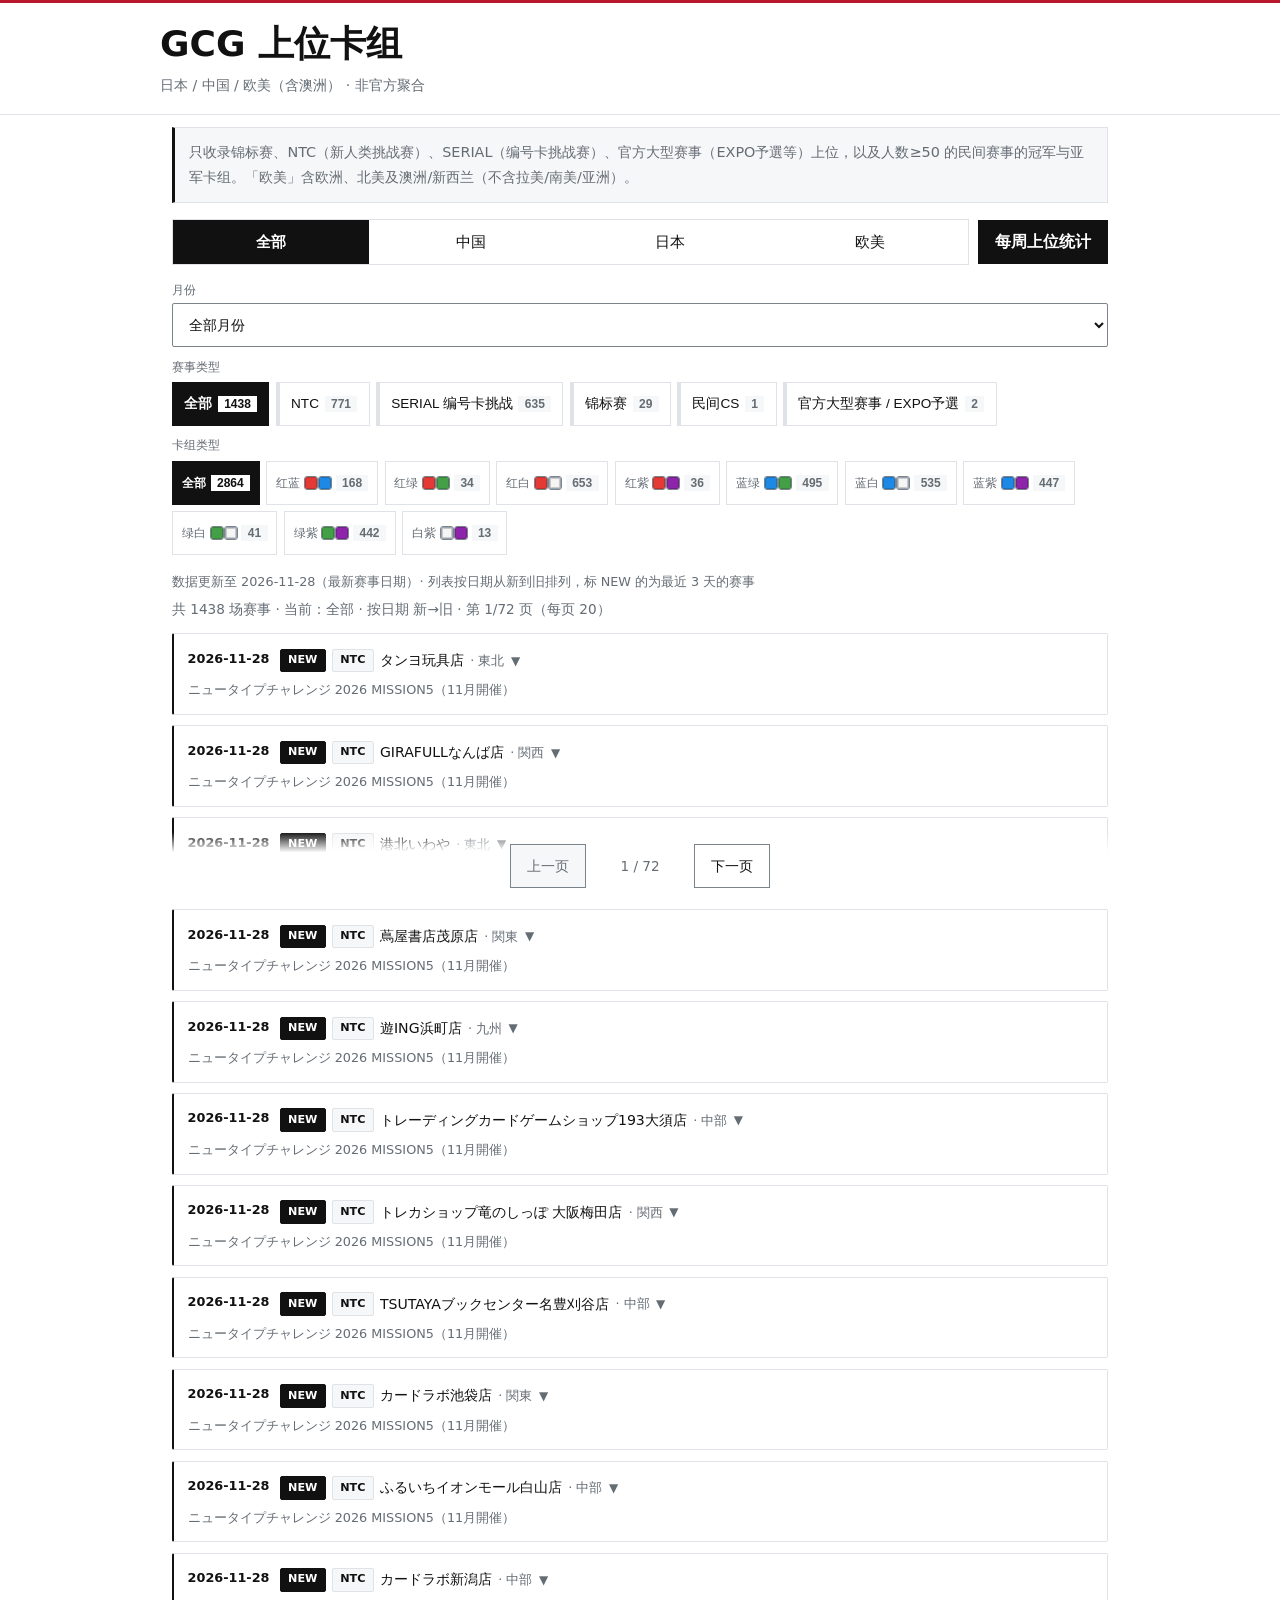
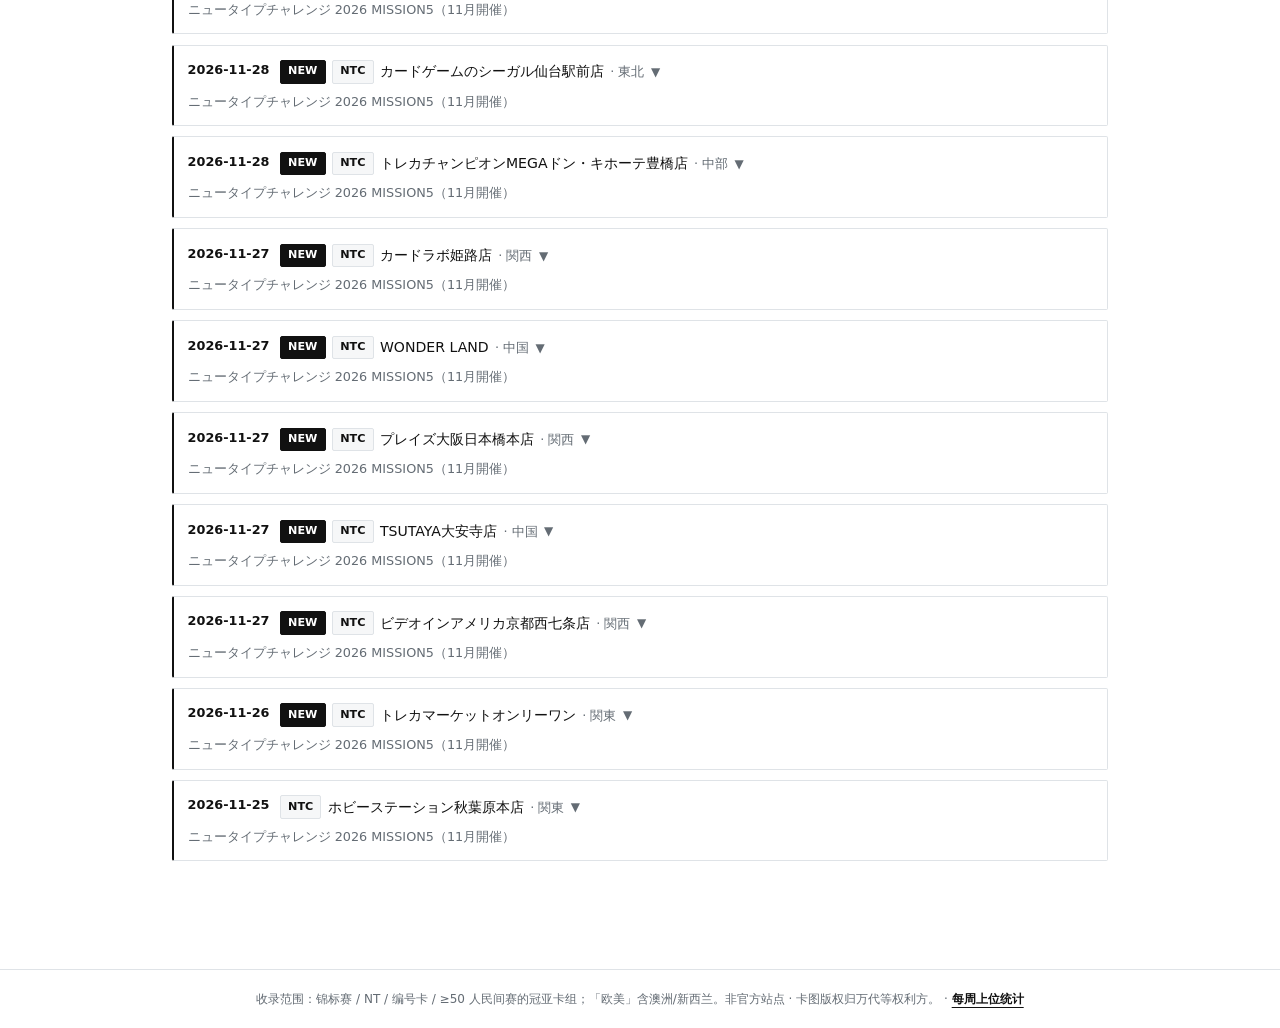
<file: index.html>
<!DOCTYPE html>
<html lang="zh-Hans">
<head>
  <meta charset="UTF-8" />
  <meta name="viewport" content="width=device-width, initial-scale=1, viewport-fit=cover" />
  <title>GCG 上位卡组</title>
  <link rel="icon" href="data:," />
  <link rel="stylesheet" href="styles.css?v=20261110b" />
  <link rel="stylesheet" href="samaritan-tokens.css?v=20261110a" />
  <link rel="stylesheet" href="gcg-samaritan-override.css?v=20261110a" />
  <link rel="stylesheet" href="samaritan-gcg.css?v=20261110a" />
</head>
<body data-theme="samaritan">
  <header class="site-header">
    <div class="header-inner">
      <h1>GCG 上位卡组</h1>
      <p class="subtitle">日本 / 中国 / 欧美（含澳洲） · 非官方聚合</p>
    </div>
  </header>

  <main class="container">
    <p class="scope-note" role="note">
      只收录锦标赛、NTC（新人类挑战赛）、SERIAL（编号卡挑战赛）、官方大型赛事（EXPO予選等）上位，以及人数≥50 的民间赛事的冠军与亚军卡组。「欧美」含欧洲、北美及澳洲/新西兰（不含拉美/南美/亚洲）。
    </p>

    <div class="browse-bar">
      <nav class="region-tabs" role="tablist" aria-label="地区">
        <button type="button" class="tab active" data-region="all" role="tab" aria-selected="true">全部</button>
        <button type="button" class="tab" data-region="中国" role="tab" aria-selected="false">中国</button>
        <button type="button" class="tab" data-region="日本" role="tab" aria-selected="false">日本</button>
        <button type="button" class="tab" data-region="欧美" role="tab" aria-selected="false">欧美</button>
      </nav>
      <a class="weekly-entry" href="weekly.html">每周上位统计</a>
    </div>

    <p id="china-note" class="china-note hidden" role="note">
      中国区公开信息较少，完整赛果与卡组请以「万代卡牌」App 内查询为准。
    </p>

    <section class="filters" aria-label="筛选">
      <label class="filter">
        <span>月份</span>
        <select id="month-filter">
          <option value="">全部月份</option>
        </select>
      </label>
      <div class="filter filter-event-type">
        <span>赛事类型</span>
        <div id="type-filter" class="type-chips" role="group" aria-label="赛事类型">
          <button type="button" class="type-chip active" data-event-type="">全部</button>
        </div>
      </div>
      <div class="filter filter-deck-type">
        <span>卡组类型</span>
        <div id="deck-type-filter" class="deck-type-chips" role="group" aria-label="卡组类型"></div>
      </div>
    </section>

    <p id="data-updated" class="data-updated" role="note"></p>
    <div id="status" class="status" aria-live="polite">加载中…</div>
    <div id="empty-state" class="empty-state hidden"></div>
    <div id="event-list" class="event-list"></div>

    <nav id="pagination" class="pagination hidden" aria-label="分页"></nav>
  </main>

  <footer class="site-footer">
    <p>收录范围：锦标赛 / NT / 编号卡 / ≥50 人民间赛的冠亚卡组；「欧美」含澳洲/新西兰。非官方站点 · 卡图版权归万代等权利方。 · <a class="weekly-link" href="weekly.html">每周上位统计</a></p>
  </footer>

  <script src="app.js?v=20261109a"></script>
</body>
</html>
</file>
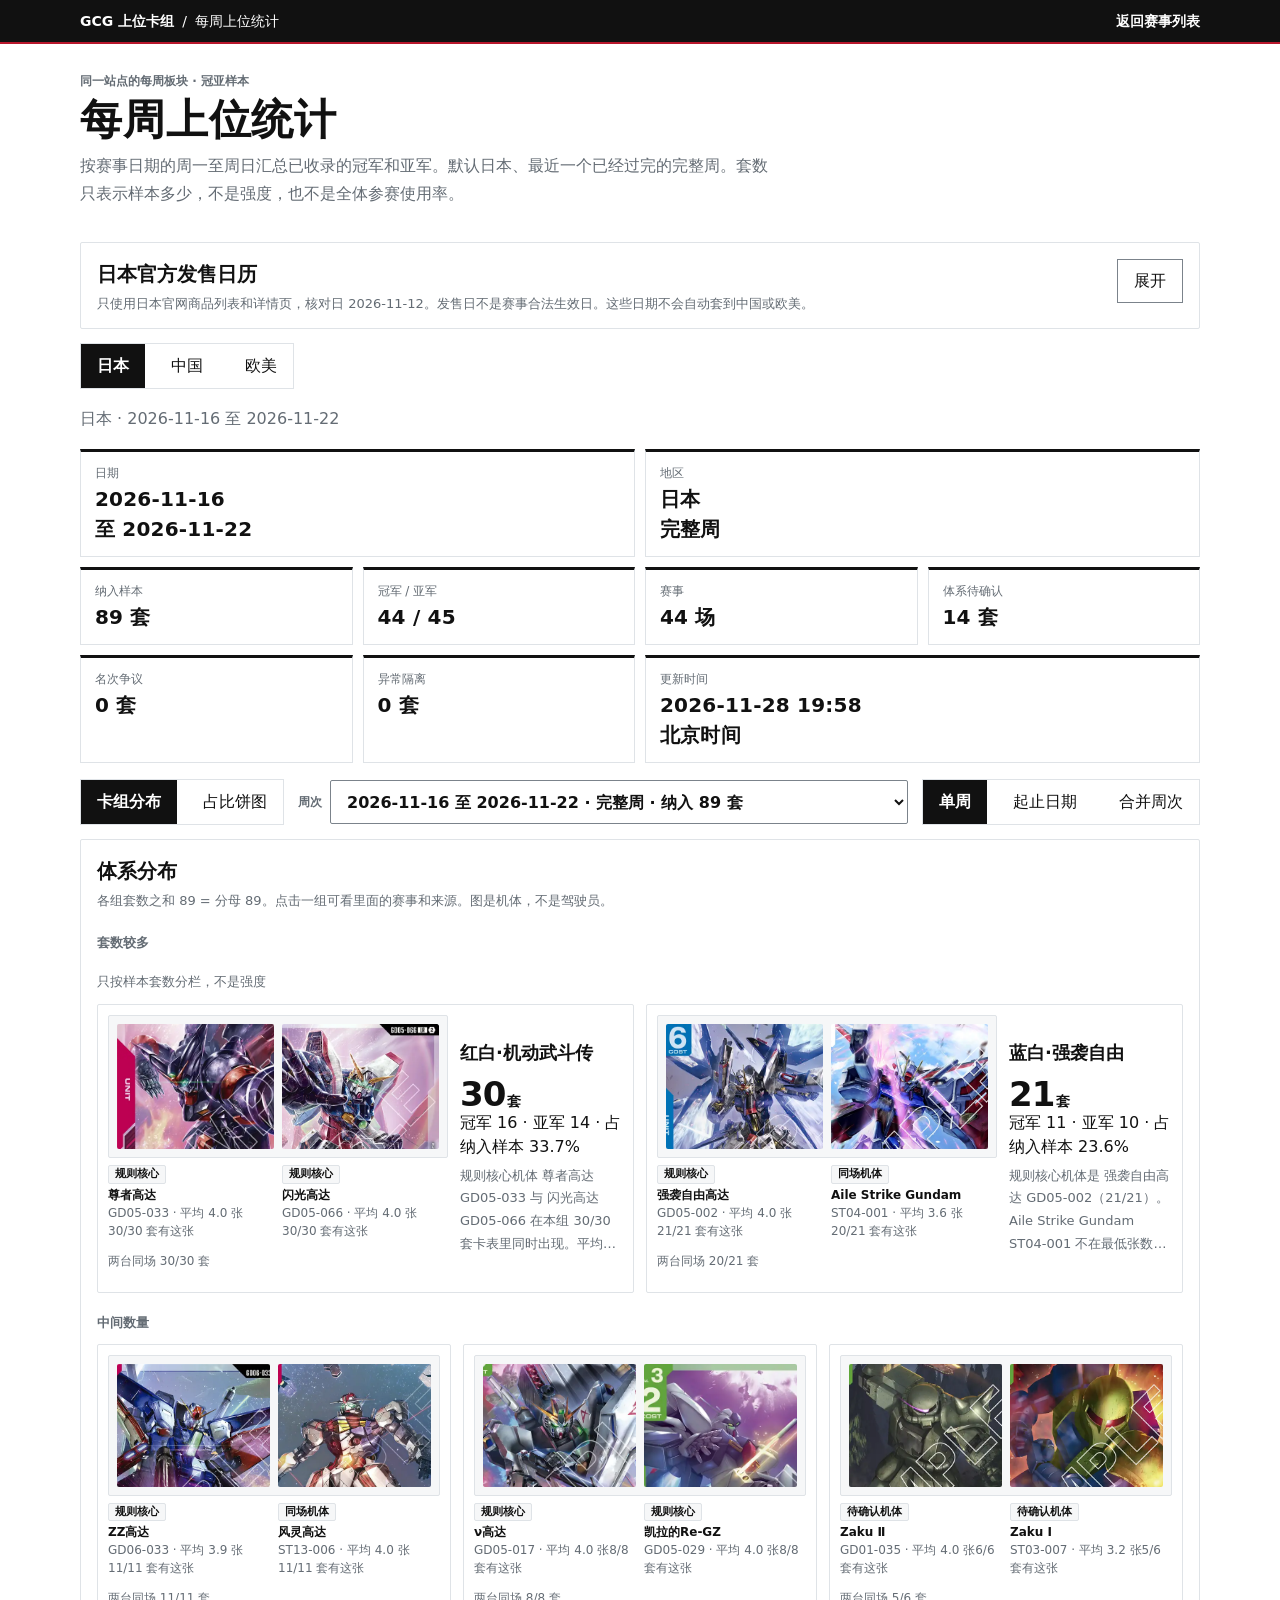
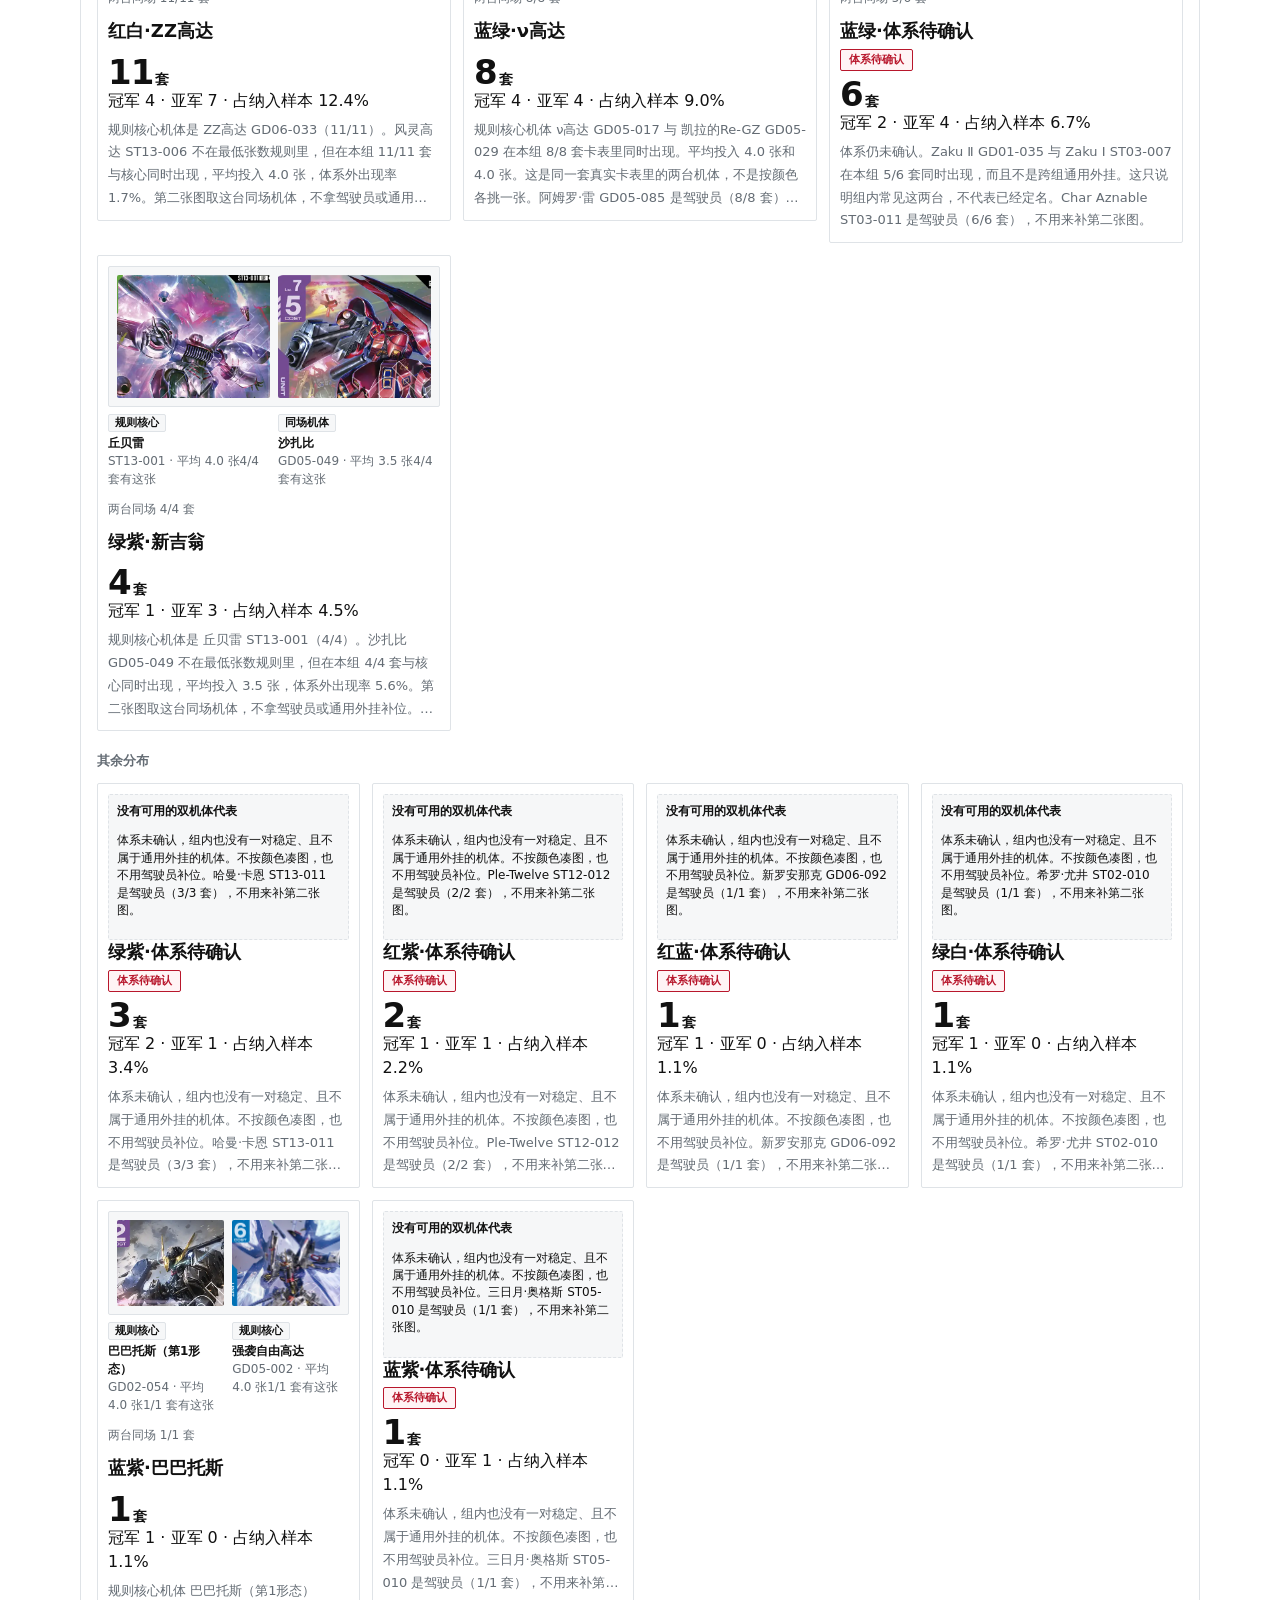
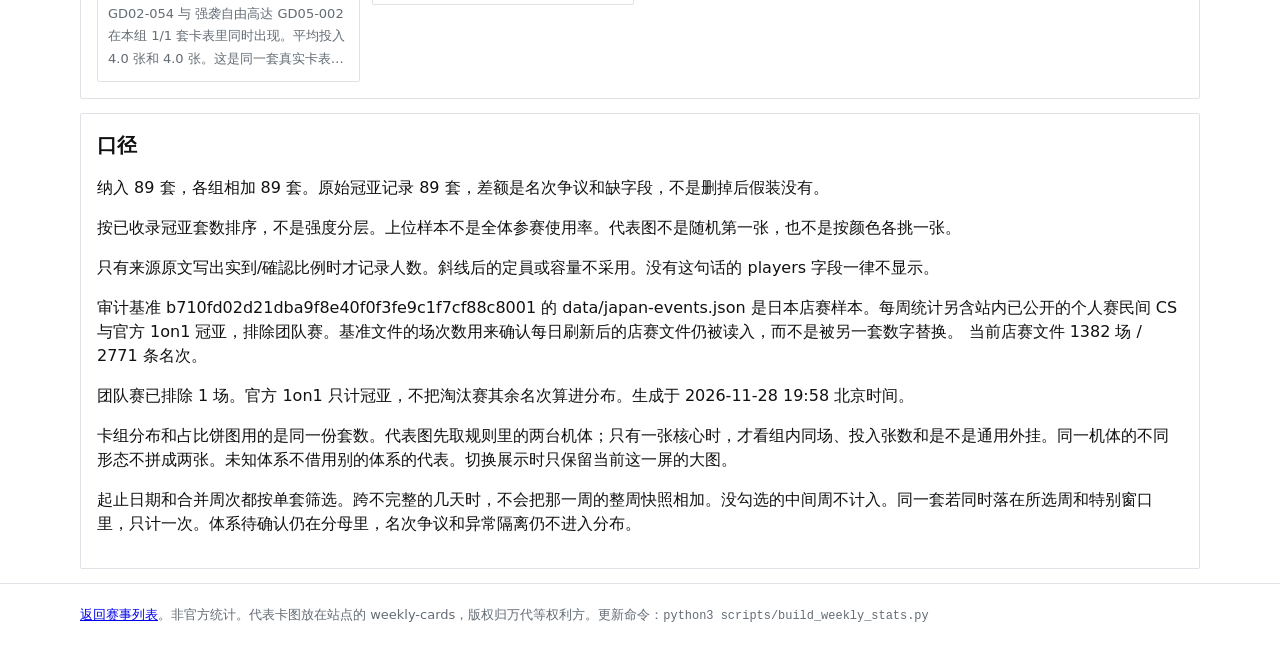
<file: weekly.html>
<!DOCTYPE html>
<html lang="zh-Hans">
<head>
  <meta charset="UTF-8" />
  <meta name="viewport" content="width=device-width, initial-scale=1, viewport-fit=cover" />
  <title>每周上位统计 · GCG</title>
  <link rel="icon" href="data:," />
  <link rel="stylesheet" href="weekly.css?v=20261113f" />
  <link rel="stylesheet" href="samaritan-tokens.css?v=20261110a" />
  <link rel="stylesheet" href="gcg-samaritan-override.css?v=20261110a" />
  <link rel="stylesheet" href="samaritan-gcg.css?v=20261110a" />
</head>
<body data-theme="samaritan">
  <a class="skip" href="#summary">跳到本周摘要</a>
  <div class="site-bridge">
    <div class="wrap bridge-inner">
      <a href="index.html">GCG 上位卡组</a>
      <span aria-hidden="true">/</span>
      <span>每周上位统计</span>
      <a class="bridge-back" href="index.html">返回赛事列表</a>
    </div>
  </div>
  <header class="hero">
    <div class="wrap hero-inner">
      <p class="kicker">同一站点的每周板块 · 冠亚样本</p>
      <div class="hero-top">
        <h1>每周上位统计</h1>
      </div>
      <p class="lede">按赛事日期的周一至周日汇总已收录的冠军和亚军。默认日本、最近一个已经过完的完整周。套数只表示样本多少，不是强度，也不是全体参赛使用率。</p>
    </div>
  </header>

  <main class="wrap" id="main">
    <section id="releases" class="panel releases" aria-label="日本官方发售日历" hidden></section>
    <div id="region-switch" class="segment" role="tablist" aria-label="地区"></div>
    <p id="status" class="status" role="status">正在读取统计…</p>
    <section id="banner" class="banner" hidden></section>
    <section id="summary" class="summary" aria-label="本周摘要" hidden></section>
    <div id="toolbar" class="toolbar" hidden>
      <div id="display-switch" class="segment display-switch" role="tablist" aria-label="展示方式">
        <button type="button" data-display="distribution" aria-selected="true">卡组分布</button>
        <button type="button" data-display="pie">占比饼图</button>
      </div>
      <label class="week-label">
        <span>周次</span>
        <select id="view-select" aria-label="选择周次"></select>
      </label>
      <div id="range-switch" class="segment" role="tablist" aria-label="统计范围">
        <button type="button" data-mode="week" aria-selected="true">单周</button>
        <button type="button" data-mode="dates" aria-selected="false">起止日期</button>
        <button type="button" data-mode="weeks" aria-selected="false">合并周次</button>
      </div>
    </div>
    <section id="range-panel" class="panel range-panel" hidden>
      <div id="date-range" class="date-range">
        <label>开始日<input id="range-start" type="date" /></label>
        <label>结束日<input id="range-end" type="date" /></label>
      </div>
      <div id="week-merge" class="week-merge"></div>
      <p id="range-error" class="range-error" hidden></p>
    </section>
    <section id="distribution" class="panel" aria-label="体系分布" hidden></section>
    <section id="chart" class="panel" aria-label="样本占比" hidden></section>
    <section id="quarantine" class="panel" aria-label="名次争议" hidden></section>
    <section id="isolated" class="panel" aria-label="异常隔离" hidden></section>
    <section id="method" class="panel method" aria-label="口径说明" hidden></section>
  </main>

  <footer class="site-foot">
    <div class="wrap">
      <p><a href="index.html">返回赛事列表</a>。非官方统计。代表卡图放在站点的 weekly-cards，版权归万代等权利方。更新命令：<code>python3 scripts/build_weekly_stats.py</code></p>
    </div>
  </footer>

  <dialog id="deck-dialog">
    <div class="dialog-head">
      <h2 id="dialog-title"></h2>
      <button type="button" id="dialog-close" class="nav-btn">关闭</button>
    </div>
    <div id="dialog-body" class="dialog-body"></div>
  </dialog>

  <script src="weekly-pie.js?v=20261113c"></script>
  <script src="weekly-range.js?v=20261113c"></script>
  <script src="weekly.js?v=20261113f"></script>
</body>
</html>
</file>
<file: styles.css>
:root {
  --bg: #0f1218;
  --bg-elevated: #181c25;
  --bg-card: #1e2430;
  --bg-card-hover: #252c3a;
  --border: #2a3344;
  --text: #e8ecf4;
  --text-muted: #9aa3b5;
  --accent: #5b9dff;
  --accent-soft: rgba(91, 157, 255, 0.15);
  --champ: #f0c14b;
  --runner: #9aa3b5;
  --badge-ntc: #3d8bfd;
  --badge-serial: #a78bfa;
  --badge-tournament: #34d399;
  --badge-cs: #f59e0b;
  --radius: 10px;
  --shadow: 0 4px 20px rgba(0, 0, 0, 0.35);
  --font: "Segoe UI", "PingFang SC", "Hiragino Sans GB", "Microsoft YaHei", sans-serif;
}

*, *::before, *::after { box-sizing: border-box; }

html { scroll-behavior: smooth; }

body {
  margin: 0;
  min-height: 100vh;
  font-family: var(--font);
  background: var(--bg);
  color: var(--text);
  line-height: 1.5;
  display: flex;
  flex-direction: column;
}

.site-header {
  background: linear-gradient(135deg, #151a24 0%, #1a2233 100%);
  border-bottom: 1px solid var(--border);
  padding: 1.25rem 1rem;
}

.header-inner {
  max-width: 960px;
  margin: 0 auto;
}

.site-header h1 {
  margin: 0;
  font-size: 1.5rem;
  font-weight: 700;
  letter-spacing: 0.02em;
}

.subtitle {
  margin: 0.25rem 0 0;
  color: var(--text-muted);
  font-size: 0.875rem;
}

.weekly-link {
  color: var(--accent);
  font-weight: 700;
  text-decoration: none;
}

.weekly-link:hover { text-decoration: underline; }

.container {
  flex: 1;
  width: 100%;
  max-width: 960px;
  margin: 0 auto;
  padding: 1rem;
}

.browse-bar {
  display: flex;
  flex-wrap: wrap;
  align-items: center;
  gap: 0.55rem;
  margin-bottom: 1rem;
}

.region-tabs {
  display: flex;
  gap: 0.35rem;
  flex-wrap: wrap;
  flex: 1 1 280px;
  min-width: 0;
  margin-bottom: 0;
  background: var(--bg-elevated);
  padding: 0.35rem;
  border-radius: var(--radius);
  border: 1px solid var(--border);
}

.weekly-entry {
  flex: 0 0 auto;
  margin-left: auto;
  display: inline-flex;
  align-items: center;
  justify-content: center;
  min-height: 44px;
  padding: 0.55rem 1rem;
  border-radius: 10px;
  border: 1px solid #8cbcff;
  background: linear-gradient(180deg, #8ebcff 0%, #3d84f0 100%);
  color: #07111f;
  font-weight: 800;
  letter-spacing: 0.02em;
  text-decoration: none;
  box-shadow: 0 8px 20px rgba(0, 0, 0, 0.28);
}

.weekly-entry:hover { filter: brightness(1.06); text-decoration: none; }

.tab {
  flex: 1;
  min-width: 4rem;
  padding: 0.55rem 0.75rem;
  border: none;
  border-radius: 8px;
  background: transparent;
  color: var(--text-muted);
  font: inherit;
  font-size: 0.9rem;
  cursor: pointer;
  transition: background 0.15s, color 0.15s;
}

.tab:hover { color: var(--text); background: rgba(255,255,255,0.04); }

.tab.active {
  background: var(--accent-soft);
  color: var(--accent);
  font-weight: 600;
}

.filters {
  display: flex;
  flex-wrap: wrap;
  gap: 0.75rem;
  margin-bottom: 1rem;
}

.filter {
  display: flex;
  flex-direction: column;
  gap: 0.25rem;
  flex: 1;
  min-width: 140px;
}

.filter span {
  font-size: 0.75rem;
  color: var(--text-muted);
  text-transform: none;
}

.filter select {
  appearance: none;
  background: var(--bg-elevated) url("data:image/svg+xml,%3Csvg xmlns='http://www.w3.org/2000/svg' width='12' height='8' viewBox='0 0 12 8'%3E%3Cpath fill='%239aa3b5' d='M1 1l5 5 5-5'/%3E%3C/svg%3E") no-repeat right 0.75rem center;
  color: var(--text);
  border: 1px solid var(--border);
  border-radius: 8px;
  padding: 0.55rem 2rem 0.55rem 0.75rem;
  font: inherit;
  font-size: 0.9rem;
  cursor: pointer;
}

.filter select:focus {
  outline: 2px solid var(--accent);
  outline-offset: 1px;
}

.status {
  font-size: 0.85rem;
  color: var(--text-muted);
  margin-bottom: 0.75rem;
}

.empty-state {
  text-align: center;
  padding: 2.5rem 1.25rem;
  background: var(--bg-elevated);
  border: 1px dashed var(--border);
  border-radius: var(--radius);
  color: var(--text-muted);
  margin-bottom: 1rem;
}

.empty-state strong {
  display: block;
  color: var(--text);
  font-size: 1.05rem;
  margin-bottom: 0.35rem;
}

.hidden { display: none !important; }

.event-list {
  display: flex;
  flex-direction: column;
  gap: 0.65rem;
}

.event-card {
  background: var(--bg-card);
  border: 1px solid var(--border);
  border-radius: var(--radius);
  overflow: hidden;
  box-shadow: var(--shadow);
}

.event-summary {
  width: 100%;
  display: grid;
  grid-template-columns: auto 1fr;
  gap: 0.35rem 0.85rem;
  align-items: start;
  padding: 0.85rem 1rem;
  background: transparent;
  border: none;
  color: inherit;
  font: inherit;
  text-align: left;
  cursor: pointer;
}

.event-summary:hover { background: var(--bg-card-hover); }

.event-date {
  font-variant-numeric: tabular-nums;
  font-weight: 600;
  font-size: 0.9rem;
  white-space: nowrap;
}

.event-meta {
  display: flex;
  flex-wrap: wrap;
  align-items: center;
  gap: 0.4rem;
}

.badge {
  display: inline-block;
  padding: 0.15rem 0.45rem;
  border-radius: 4px;
  font-size: 0.7rem;
  font-weight: 700;
  letter-spacing: 0.02em;
  color: #0f1218;
}

.badge-ntc { background: var(--badge-ntc); }
.badge-serial { background: var(--badge-serial); }
.badge-tournament { background: var(--badge-tournament); }
.badge-cs { background: var(--badge-cs); }
.badge-other { background: var(--text-muted); }

.event-venue {
  color: var(--text);
  font-size: 0.9rem;
}

.event-area {
  color: var(--text-muted);
  font-size: 0.8rem;
}

.event-players {
  color: var(--text);
  font-size: 0.82rem;
  font-weight: 600;
  white-space: nowrap;
}

.event-name-line {
  grid-column: 1 / -1;
  font-size: 0.8rem;
  color: var(--text-muted);
  margin-top: 0.15rem;
}

.chevron {
  grid-column: 2;
  justify-self: end;
  color: var(--text-muted);
  font-size: 0.75rem;
  transition: transform 0.2s;
}

.event-card.open .chevron { transform: rotate(180deg); }

.event-detail {
  display: none;
  border-top: 1px solid var(--border);
  padding: 0.85rem 1rem 1rem;
  background: rgba(0,0,0,0.2);
}

.event-card.open .event-detail { display: block; }

.placements {
  display: flex;
  flex-direction: column;
  gap: 1rem;
}

.placement {
  background: var(--bg-elevated);
  border-radius: 8px;
  padding: 0.75rem;
  border: 1px solid var(--border);
}

.placement-head {
  display: flex;
  flex-wrap: wrap;
  align-items: baseline;
  gap: 0.4rem 0.75rem;
  margin-bottom: 0.65rem;
}

.rank-label {
  font-weight: 700;
  font-size: 0.85rem;
}

.rank-1 { color: var(--champ); }
.rank-2 { color: var(--runner); }

.player-name { font-weight: 600; }
.deck-name { color: var(--text-muted); font-size: 0.85rem; }


.deck-type-badge {
  display: inline-flex;
  align-items: center;
  gap: 0.28rem;
  padding: 0.12rem 0.4rem;
  border-radius: 4px;
  font-size: 0.72rem;
  font-weight: 700;
  letter-spacing: 0.04em;
  color: #0f1218;
  background: linear-gradient(135deg, #7dd3fc 0%, #c4b5fd 100%);
  vertical-align: middle;
  white-space: nowrap;
}

.deck-type-badge-text {
  line-height: 1;
}

.color-swatches {
  display: inline-flex;
  align-items: center;
  gap: 2px;
}

.color-swatch {
  width: 0.7rem;
  height: 0.7rem;
  border-radius: 2px;
  flex-shrink: 0;
  box-shadow: inset 0 0 0 1px rgba(0, 0, 0, 0.18);
}

.filter-deck-type {
  flex: 1 1 100%;
}

.deck-type-chips {
  display: flex;
  flex-wrap: wrap;
  gap: 0.4rem;
  margin-top: 0.15rem;
}

.deck-type-chip {
  display: inline-flex;
  align-items: center;
  gap: 0.3rem;
  padding: 0.28rem 0.55rem;
  border-radius: 999px;
  border: 1px solid var(--border);
  background: var(--bg);
  color: var(--text);
  font-size: 0.8rem;
  font-weight: 600;
  cursor: pointer;
  line-height: 1.2;
}

.deck-type-chip:hover {
  border-color: var(--accent);
}

.deck-type-chip.active {
  background: color-mix(in srgb, var(--accent) 22%, var(--bg));
  border-color: var(--accent);
  color: var(--text);
}

.deck-type-chip .color-swatch {
  width: 0.75rem;
  height: 0.75rem;
}

.photo-note {
  font-size: 0.8rem;
  color: var(--accent);
  margin: 0 0 0.5rem;
}

.deck-photo-wrap {
  margin-top: 0.25rem;
}

.deck-photo-wrap img {
  max-width: 100%;
  height: auto;
  border-radius: 8px;
  border: 1px solid var(--border);
  display: block;
}

.card-grid {
  display: grid;
  grid-template-columns: repeat(auto-fill, minmax(72px, 1fr));
  gap: 0.5rem;
}

.card-cell {
  text-align: center;
  font-size: 0.65rem;
  color: var(--text-muted);
}

.card-cell img {
  width: 100%;
  aspect-ratio: 63 / 88;
  object-fit: cover;
  border-radius: 4px;
  background: #111;
  border: 1px solid var(--border);
  display: block;
}

.card-cell .card-id {
  margin-top: 0.2rem;
  word-break: break-all;
  line-height: 1.2;
}

.card-cell .card-count {
  font-weight: 700;
  color: var(--text);
}

.source-link {
  display: inline-block;
  margin-top: 0.75rem;
  font-size: 0.8rem;
  color: var(--accent);
  text-decoration: none;
}

.source-link:hover { text-decoration: underline; }

.pagination {
  display: flex;
  flex-wrap: wrap;
  justify-content: center;
  align-items: center;
  gap: 0.5rem;
  margin: 1.25rem 0 0.5rem;
}

.pagination button {
  padding: 0.45rem 0.85rem;
  border: 1px solid var(--border);
  border-radius: 8px;
  background: var(--bg-elevated);
  color: var(--text);
  font: inherit;
  font-size: 0.85rem;
  cursor: pointer;
}

.pagination button:hover:not(:disabled) {
  background: var(--bg-card-hover);
  border-color: var(--accent);
}

.pagination button:disabled {
  opacity: 0.4;
  cursor: not-allowed;
}

.page-info {
  font-size: 0.85rem;
  color: var(--text-muted);
  min-width: 6rem;
  text-align: center;
}

.site-footer {
  margin-top: auto;
  padding: 1.25rem 1rem;
  border-top: 1px solid var(--border);
  text-align: center;
}

.site-footer p {
  margin: 0;
  font-size: 0.75rem;
  color: var(--text-muted);
  max-width: 960px;
  margin-inline: auto;
}

@media (min-width: 640px) {
  .site-header h1 { font-size: 1.75rem; }
  .card-grid {
    grid-template-columns: repeat(auto-fill, minmax(84px, 1fr));
  }
}


/* —— 手机适配 —— */
html {
  -webkit-text-size-adjust: 100%;
  text-size-adjust: 100%;
}

body {
  padding-bottom: env(safe-area-inset-bottom, 0);
}

.site-header {
  padding: 1rem 0.85rem;
  padding-top: max(1rem, env(safe-area-inset-top));
}

.site-header h1 {
  font-size: 1.25rem;
}

.container {
  padding: 0.75rem;
  padding-left: max(0.75rem, env(safe-area-inset-left));
  padding-right: max(0.75rem, env(safe-area-inset-right));
}

.region-tabs {
  display: flex;
  flex-wrap: nowrap;
  overflow-x: auto;
  -webkit-overflow-scrolling: touch;
  scrollbar-width: none;
  gap: 0.25rem;
  margin-bottom: 0;
}

.region-tabs::-webkit-scrollbar { display: none; }

.tab {
  flex: 1 0 auto;
  min-width: 4.5rem;
  min-height: 44px;
  padding: 0.65rem 0.9rem;
  font-size: 0.95rem;
  touch-action: manipulation;
}

.filters {
  flex-direction: column;
  gap: 0.65rem;
}

.filter {
  min-width: 0;
  width: 100%;
}

.filter select {
  width: 100%;
  min-height: 44px;
  font-size: 16px; /* 避免 iOS 自动放大 */
  touch-action: manipulation;
}

.event-summary {
  padding: 0.9rem 0.85rem;
  gap: 0.35rem 0.65rem;
  min-height: 44px;
  touch-action: manipulation;
}

.event-date {
  font-size: 0.8rem;
}

.event-venue {
  font-size: 0.88rem;
  line-height: 1.35;
  word-break: break-word;
}

.card-grid {
  grid-template-columns: repeat(auto-fill, minmax(64px, 1fr));
  gap: 0.4rem;
}

.card-cell {
  font-size: 0.6rem;
}

.pagination {
  gap: 0.4rem;
  position: sticky;
  bottom: 0;
  background: linear-gradient(transparent, var(--bg) 30%);
  padding: 0.75rem 0 calc(0.75rem + env(safe-area-inset-bottom, 0));
}

.pagination button {
  min-height: 44px;
  min-width: 44px;
  padding: 0.55rem 1rem;
  touch-action: manipulation;
}

.placement {
  padding: 0.65rem;
}

@media (max-width: 380px) {
  .card-grid {
    grid-template-columns: repeat(auto-fill, minmax(56px, 1fr));
  }
  .tab {
    min-width: 3.75rem;
    padding: 0.6rem 0.55rem;
    font-size: 0.88rem;
  }
}

@media (min-width: 640px) {
  .filters {
    flex-direction: row;
  }
  .filter {
    width: auto;
  }
  .filter select {
    font-size: 0.9rem;
  }
  .region-tabs {
    flex-wrap: wrap;
    overflow: visible;
  }
}

@media (max-width: 640px) {
  .weekly-entry {
    flex: 1 1 100%;
    margin-left: 0;
  }
}

.scope-note {
  margin: 0 0 1rem;
  padding: 0.75rem 0.9rem;
  border-radius: 10px;
  border: 1px solid var(--border, #2a3344);
  background: rgba(91, 157, 255, 0.1);
  color: var(--text, #e8ecf4);
  font-size: 0.9rem;
  line-height: 1.45;
}


.china-note {
  margin: 0 0 1rem;
  padding: 0.75rem 0.9rem;
  border-radius: 10px;
  border: 1px solid rgba(240, 193, 75, 0.35);
  background: rgba(240, 193, 75, 0.12);
  color: var(--text, #e8ecf4);
  font-size: 0.9rem;
  line-height: 1.45;
}


@media (max-width: 640px) {
  .deck-type-chip {
    font-size: 0.75rem;
    padding: 0.26rem 0.5rem;
  }
  .color-swatch {
    width: 0.65rem;
    height: 0.65rem;
  }
}


/* ---- 2026-09-28: 赛事类型按钮 / NEW / 官方大型赛事 ---- */
:root { --badge-official: #f472b6; }
.badge-official { background: var(--badge-official); }
.badge-new { background: #ef4444; color: #fff; }
.filter-event-type { flex: 1 1 100%; }
.type-chips { display: flex; flex-wrap: wrap; gap: 0.4rem; margin-top: 0.15rem; }
.type-chip {
  display: inline-flex; align-items: center; gap: 0.35rem;
  padding: 0.32rem 0.7rem; border-radius: 999px;
  border: 1px solid var(--border); background: var(--bg); color: var(--text);
  font-size: 0.85rem; font-weight: 700; cursor: pointer; line-height: 1.2;
}
.type-chip:hover { border-color: var(--accent); }
.type-chip.active { background: color-mix(in srgb, var(--accent) 25%, var(--bg)); border-color: var(--accent); }
.type-chip-ntc { border-left: 4px solid var(--badge-ntc); }
.type-chip-serial { border-left: 4px solid var(--badge-serial); }
.type-chip-tournament { border-left: 4px solid var(--badge-tournament); }
.type-chip-cs { border-left: 4px solid var(--badge-cs); }
.type-chip-official { border-left: 4px solid var(--badge-official); }
.type-chip-count {
  font-size: 0.72rem; font-weight: 600; color: var(--text-muted);
  background: rgba(255,255,255,0.06); border-radius: 999px; padding: 0.05rem 0.4rem;
}
.data-updated { font-size: 0.8rem; color: var(--text-muted); margin: 0.25rem 0 0.25rem; }
.team-name { font-weight: 700; color: var(--badge-official); font-size: 0.85rem; }
.event-note { font-size: 0.8rem; color: var(--text-muted); margin: 0 0 0.75rem; }
.pending-note { color: var(--badge-cs); }
.event-image { margin: 0 0 0.9rem; }
.event-image img { max-width: 100%; border-radius: 8px; border: 1px solid var(--border); display: block; }
.event-image figcaption { font-size: 0.78rem; color: var(--text-muted); margin-top: 0.3rem; }
</file>
<file: samaritan-tokens.css>
/* Portable tokens. Opt in per page: <body data-theme="samaritan"> */
body[data-theme="samaritan"] {
  --sm-bg:#fff; --sm-ink:#111; --sm-muted:#646c74;
  --sm-line:#dfe3e7; --sm-control-line:#7b838b; --sm-wash:#f6f7f8;
  --sm-red:#b8172c; --sm-signal:#d0021b; --sm-red-wash:#fff4f5;
  --sm-sans:'Microsoft YaHei','PingFang SC','Hiragino Sans GB',system-ui,sans-serif;
  --sm-mono:'IBM Plex Mono','JetBrains Mono',Consolas,'Courier New',monospace;
  --sm-space-1:4px; --sm-space-2:8px; --sm-space-3:12px;
  --sm-space-4:16px; --sm-space-5:20px; --sm-space-6:24px;
  --sm-radius:2px; --sm-focus:3px solid var(--sm-red);
}
</file>
<file: gcg-samaritan-override.css>
/* Load AFTER original styles and samaritan-tokens.css.
   Opt in with body[data-theme="samaritan"].
   UI only: no card image recoloring, no COLOR_HEX or dataset edits. */
body[data-theme="samaritan"] {
  --bg:var(--sm-bg); --bg-elevated:var(--sm-wash);
  --bg-card:var(--sm-bg); --bg-card-hover:var(--sm-wash);
  --border:var(--sm-line); --text:var(--sm-ink); --text-muted:var(--sm-muted);
  --accent:var(--sm-red); --accent-soft:var(--sm-red-wash);
  --champ:var(--sm-ink); --runner:var(--sm-muted);
  --badge-ntc:var(--sm-wash); --badge-serial:var(--sm-wash);
  --badge-tournament:var(--sm-wash); --badge-cs:var(--sm-red);
  --badge-official:var(--sm-ink);
  --ink:var(--sm-ink); --muted:var(--sm-muted); --line:var(--sm-line);
  --paper:var(--sm-bg); --deep:var(--sm-ink); --deep-2:var(--sm-ink);
  --gold:var(--sm-ink); --silver:var(--sm-muted); --warn:var(--sm-red);
  --radius:var(--sm-radius); --shadow:none; --font:var(--sm-sans);
  background:var(--sm-bg); color:var(--sm-ink); font-family:var(--sm-sans);
}
body[data-theme="samaritan"]::before { background:none; mask-image:none; }
body[data-theme="samaritan"] :is(.site-header,.hero) {
  background:var(--sm-bg); color:var(--sm-ink);
}
body[data-theme="samaritan"] .site-header { border-top:3px solid var(--sm-red); border-bottom:1px solid var(--sm-line); }
body[data-theme="samaritan"] .site-header h1 { font-size:clamp(28px,3vw,36px); line-height:1.4; letter-spacing:normal; }
body[data-theme="samaritan"] :is(.subtitle,.lede,.scope-note,.china-note,.event-note,.data-updated,.hint,.reason,.status) { line-height:1.75; }
body[data-theme="samaritan"] :is(.scope-note,.china-note,.banner) {
  background:var(--sm-wash); color:var(--sm-muted); border:1px solid var(--sm-line);
  border-left:3px solid var(--sm-ink); border-radius:0; box-shadow:none;
}
body[data-theme="samaritan"] .banner { color:var(--sm-ink); border-left-color:var(--sm-red); }
body[data-theme="samaritan"] :is(.region-tabs,.segment) {
  background:var(--sm-bg); border:1px solid var(--sm-line); border-radius:0; padding:0;
}
body[data-theme="samaritan"] :is(.tab,.segment button,.type-chip,.deck-type-chip) {
  border-radius:0; background:var(--sm-bg); color:var(--sm-ink); min-height:44px;
  border-color:var(--sm-line); box-shadow:none; font-weight:500;
}
body[data-theme="samaritan"] :is(.tab:hover,.segment button:hover,.type-chip:hover,.deck-type-chip:hover) { background:var(--sm-wash); color:var(--sm-ink); }
body[data-theme="samaritan"] :is(.tab.active,.type-chip.active,.deck-type-chip.active,.segment button[aria-selected="true"]) {
  background:var(--sm-ink); color:#fff; border-color:var(--sm-ink); font-weight:700;
}
body[data-theme="samaritan"] .type-chip-count { background:var(--sm-wash); color:var(--sm-muted); border-radius:0; }
body[data-theme="samaritan"] :is(.type-chip.active,.deck-type-chip.active) .type-chip-count { background:#fff; color:var(--sm-ink); }
body[data-theme="samaritan"] .deck-type-chip.active .deck-type-chip-label { color:#fff; }
body[data-theme="samaritan"] .weekly-entry {
  background:var(--sm-ink); color:#fff; border:1px solid var(--sm-ink); border-radius:0;
  box-shadow:none; letter-spacing:normal;
}
body[data-theme="samaritan"] .weekly-entry:hover { background:var(--sm-red); border-color:var(--sm-red); filter:none; }
body[data-theme="samaritan"] :is(.weekly-link,.source-link,.source,.back) { color:var(--sm-ink); text-decoration:underline; text-underline-offset:4px; }
body[data-theme="samaritan"] :is(.weekly-link,.source-link,.source,.back):hover { color:var(--sm-red); }
body[data-theme="samaritan"] select {
  background-color:var(--sm-bg); color:var(--sm-ink); border:1px solid var(--sm-control-line);
  border-radius:2px; min-height:44px;
}
body[data-theme="samaritan"] .filter select { background-image:none; appearance:auto; padding-right:12px; }
body[data-theme="samaritan"] :is(.event-card,.placement,.panel,.tile,dialog,.empty-state) {
  background:var(--sm-bg); color:var(--sm-ink); border:1px solid var(--sm-line);
  border-radius:2px; box-shadow:none;
}
body[data-theme="samaritan"] .event-card { border-left:2px solid var(--sm-ink); }
body[data-theme="samaritan"] .event-summary:hover { background:var(--sm-wash); }
body[data-theme="samaritan"] .event-detail { background:var(--sm-wash); }
body[data-theme="samaritan"] :is(.event-date,.rank-label,.count-xl,.metric strong,.page-info) { font-variant-numeric:tabular-nums; }
body[data-theme="samaritan"] :is(.event-card .badge,.badge,.role,.deck-type-badge) {
  background:var(--sm-wash); color:var(--sm-ink); border:1px solid var(--sm-line);
  border-radius:2px; box-shadow:none; letter-spacing:normal;
}
body[data-theme="samaritan"] .event-card .badge-new { background:var(--sm-ink); color:#fff; border-color:var(--sm-ink); }
body[data-theme="samaritan"] .badge.warn { background:var(--sm-red-wash); color:var(--sm-red); border-color:var(--sm-red); }
/* Existing color-swatch inline fills deliberately untouched. */
body[data-theme="samaritan"] .color-swatch { outline:1px solid #7b838b; outline-offset:0; }
body[data-theme="samaritan"] .rank-1 { color:var(--sm-ink); font-weight:800; }
body[data-theme="samaritan"] .rank-2 { color:var(--sm-muted); }
body[data-theme="samaritan"] .pagination button {
  background:var(--sm-bg); color:var(--sm-ink); border:1px solid var(--sm-control-line); border-radius:0; min-height:44px;
}
body[data-theme="samaritan"] .pagination button:hover:not(:disabled) { background:var(--sm-ink); color:#fff; }
body[data-theme="samaritan"] :is(button,select):disabled { background:var(--sm-wash); color:var(--sm-muted); cursor:not-allowed; opacity:1; }
body[data-theme="samaritan"] .site-bridge { background:var(--sm-ink); color:#fff; border-bottom:2px solid var(--sm-red); }
body[data-theme="samaritan"] .site-bridge a { color:#fff; }
body[data-theme="samaritan"] :is(.kicker,.band-title) { color:var(--sm-muted); letter-spacing:normal; }
body[data-theme="samaritan"] .metric {
  background:var(--sm-bg); color:var(--sm-ink); border:1px solid var(--sm-line); border-top:3px solid var(--sm-ink);
  border-radius:0; box-shadow:none;
}
body[data-theme="samaritan"] .metric span { color:var(--sm-muted); opacity:1; }
body[data-theme="samaritan"] .metric strong { color:var(--sm-ink); }
body[data-theme="samaritan"] .metric strong .metric-line { font:inherit; color:inherit; }
body[data-theme="samaritan"] :is(.art-frame,.avatar,.rep-note-only,.rep-note,.img-fallback) { background:var(--sm-wash); border-color:var(--sm-line); border-radius:2px; }
/* Do not touch .avatar img positioning/cropping or any card image filter. */
body[data-theme="samaritan"] .tile:hover { border-color:var(--sm-ink); }
body[data-theme="samaritan"] .nav-btn { border-radius:0 !important; border-color:var(--sm-control-line) !important; }
body[data-theme="samaritan"] dialog { border-color:var(--sm-ink); }
body[data-theme="samaritan"] dialog::backdrop { background:rgba(0,0,0,.45); }
body[data-theme="samaritan"] :is(.site-footer,.site-foot) { background:var(--sm-bg); color:var(--sm-muted); border-top:1px solid var(--sm-line); }
body[data-theme="samaritan"] :is(a,button,input,select,summary):focus-visible { outline:3px solid var(--sm-red); outline-offset:3px; }
@media(max-width:520px){
  body[data-theme="samaritan"] :is(.container,.wrap) { min-width:0; }
  body[data-theme="samaritan"] :is(.event-venue,.event-name-line,.copy h3,.scope-note,.lede) { overflow-wrap:anywhere; }
}
@media(prefers-reduced-motion:reduce){
  body[data-theme="samaritan"] * { scroll-behavior:auto; }
}
</file>
<file: samaritan-gcg.css>
/* Small gaps the shared override does not cover. No image filters, no data colors. */
body[data-theme="samaritan"] .rank-1 { background: var(--sm-wash); }
body[data-theme="samaritan"] :is(.event-image img,.deck-photo-wrap img) {
  border-radius: 2px;
  filter: none;
}
body[data-theme="samaritan"] .photo-note { color: var(--sm-muted); }
body[data-theme="samaritan"] .card-cell img {
  background: var(--sm-wash);
  border-radius: 2px;
}
body[data-theme="samaritan"] .avatar img {
  filter: none;
  border-radius: 0;
}
</file>
<file: weekly.css>
:root {
  --ink: #10233f;
  --muted: #4d6280;
  --line: rgba(22, 54, 110, 0.14);
  --paper: rgba(255, 255, 255, 0.92);
  --deep: #0c2348;
  --deep-2: #1a4f98;
  --gold: #8a5a12;
  --silver: #4d6280;
  --warn: #8a4b12;
  --shadow: 0 14px 40px rgba(18, 48, 96, 0.12);
  --font: "Segoe UI", "PingFang SC", "Hiragino Sans GB", "Noto Sans SC", "Microsoft YaHei", sans-serif;
}

* { box-sizing: border-box; }
html { scroll-behavior: smooth; }
body {
  margin: 0;
  min-height: 100vh;
  color: var(--ink);
  font-family: var(--font);
  line-height: 1.5;
  background:
    radial-gradient(1100px 480px at 8% -10%, rgba(86, 146, 230, 0.35), transparent 60%),
    radial-gradient(800px 420px at 100% 0%, rgba(28, 78, 160, 0.16), transparent 55%),
    linear-gradient(180deg, #f7faff 0%, #e7eef8 48%, #f4f7fb 100%);
}
body::before {
  content: "";
  position: fixed;
  inset: 0;
  pointer-events: none;
  background-image:
    linear-gradient(rgba(16, 48, 96, 0.045) 1px, transparent 1px),
    linear-gradient(90deg, rgba(16, 48, 96, 0.045) 1px, transparent 1px);
  background-size: 28px 28px;
  mask-image: linear-gradient(#000 0%, transparent 78%);
}
.skip {
  position: absolute;
  left: 12px;
  top: -40px;
  background: #fff;
  padding: 8px 12px;
  z-index: 5;
}
.skip:focus { top: 8px; }
.site-bridge {
  background: #0f1218;
  color: #e8ecf4;
  font-size: 14px;
}
.bridge-inner {
  display: flex;
  gap: 8px;
  align-items: center;
  min-height: 42px;
}
.site-bridge a { color: #8eb7ff; font-weight: 700; text-decoration: none; }
.site-bridge a:hover { text-decoration: underline; }
.bridge-back { margin-left: auto; }
.wrap {
  width: min(1120px, calc(100% - 28px));
  margin: 0 auto;
  min-width: 0;
}
.hero {
  position: relative;
  padding: 28px 0 18px;
}
.kicker {
  margin: 0 0 6px;
  letter-spacing: 0.14em;
  font-size: 12px;
  font-weight: 700;
  color: var(--deep-2);
}
.hero-top, .dialog-head, .segment, .legend-row, .deck-row {
  display: flex;
  gap: 10px;
  align-items: center;
}
.hero-top { justify-content: space-between; align-items: flex-end; }
h1 {
  margin: 0;
  font-size: clamp(28px, 4vw, 42px);
  line-height: 1.15;
  letter-spacing: 0.02em;
}
.back, .source {
  color: var(--deep-2);
  font-weight: 700;
  text-decoration: none;
}
.back, .source:hover { text-decoration: underline; }
.lede { max-width: 68ch; color: var(--muted); margin: 8px 0 16px; }
.segment {
  flex-wrap: wrap;
  width: fit-content;
  max-width: 100%;
  padding: 4px;
  border-radius: 999px;
  background: rgba(255, 255, 255, 0.72);
  border: 1px solid var(--line);
}
.segment button, .nav-btn, .tile {
  font: inherit;
  color: inherit;
}
.segment button, .nav-btn {
  min-height: 44px;
  border: 0;
  background: transparent;
  border-radius: 999px;
  padding: 0 16px;
  cursor: pointer;
}
.toolbar {
  display: flex;
  flex-wrap: wrap;
  align-items: center;
  gap: 10px 14px;
  margin: 0 0 14px;
  min-width: 0;
}
.toolbar .display-switch { margin: 0; flex: 0 0 auto; }
.segment button[aria-selected="true"] {
  background: linear-gradient(135deg, var(--deep), var(--deep-2));
  color: #fff;
  font-weight: 700;
}
.toolbar .week-label {
  flex: 1 1 18rem;
  min-width: min(100%, 18rem);
  display: flex;
  flex-direction: row;
  align-items: center;
  gap: 8px;
  font-size: 12px;
  color: var(--muted);
  font-weight: 700;
}
.toolbar .week-label > span { flex: 0 0 auto; }
.toolbar .week-label select {
  flex: 1 1 auto;
  width: auto;
  min-width: 0;
}
select {
  width: 100%;
  min-width: 0;
  min-height: 44px;
  font: inherit;
  font-size: 16px;
  color: var(--ink);
  background: #fff;
  border: 1px solid var(--line);
  border-radius: 12px;
  padding: 0 12px;
}
.nav-btn {
  border: 1px solid var(--line) !important;
  background: #fff !important;
  border-radius: 12px !important;
  white-space: nowrap;
}
.status { color: var(--muted); }
.banner, .summary, .panel, .tile, dialog {
  min-width: 0;
}
.banner {
  margin: 8px 0 14px;
  padding: 12px 14px;
  border-radius: 14px;
  background: #fff7ea;
  border: 1px solid rgba(138, 75, 18, 0.25);
  color: var(--warn);
}
.banner p { margin: 0; }
.banner button {
  margin-top: 8px;
}
.summary {
  display: grid;
  grid-template-columns: repeat(4, minmax(0, 1fr));
  gap: 10px;
  margin-bottom: 16px;
}
.metric-wide { grid-column: span 2; }
.metric {
  background: linear-gradient(160deg, #0c2348 0%, #17468f 70%, #1e5bb8 100%);
  color: #f4f8ff;
  border-radius: 16px;
  padding: 12px 14px;
  box-shadow: var(--shadow);
}
.metric span {
  display: block;
  font-size: 12px;
  opacity: 0.78;
}
.metric strong {
  display: block;
  margin-top: 2px;
  font-size: 20px;
  font-weight: 750;
  letter-spacing: 0.01em;
}
.metric-line { display: block; white-space: nowrap; }
.panel {
  background: var(--paper);
  border: 1px solid var(--line);
  border-radius: 20px;
  padding: 16px;
  margin: 0 0 14px;
  box-shadow: var(--shadow);
}
.panel h2 { margin: 0 0 4px; font-size: 20px; }
.hint { margin: 0 0 12px; color: var(--muted); font-size: 13px; }
.band-title {
  grid-column: 1 / -1;
  margin: 8px 0 0;
  font-size: 13px;
  letter-spacing: 0.08em;
  color: var(--deep-2);
}
.dist {
  display: grid;
  grid-template-columns: repeat(12, minmax(0, 1fr));
  gap: 12px;
  align-items: start;
}
.tile {
  display: block;
  width: 100%;
  min-width: 0;
  text-align: left;
  background: #fff;
  border: 1px solid var(--line);
  border-radius: 16px;
  padding: 10px;
  cursor: pointer;
  box-shadow: 0 8px 24px rgba(16, 40, 80, 0.06);
}
.tile:hover { border-color: #8eb0df; }
.tile.lead { grid-column: span 6; }
.tile.mid { grid-column: span 4; }
.tile.rest { grid-column: span 3; }
.tile-body { min-width: 0; }
.tile.lead .tile-body {
  display: grid;
  grid-template-columns: minmax(0, 340px) minmax(0, 1fr);
  gap: 12px;
  align-items: center;
}
.art-frame {
  display: grid;
  grid-template-columns: minmax(0, 1fr) minmax(0, 1fr);
  gap: 8px;
  align-items: start;
  min-width: 0;
  padding: 8px;
  border-radius: 14px;
  background: #f4f7fb;
  border: 1px solid rgba(22, 54, 110, 0.12);
}
/* The card file is 600×838. As a grid item, min-height:auto kept that
   intrinsic height and object-fit then sliced a 112×838 strip of the torso.
   The avatar box sets the size; the photo is only a head-centered crop inside it. */
.avatar {
  position: relative;
  display: block;
  width: 100%;
  aspect-ratio: 5 / 4;
  overflow: hidden;
  border-radius: 10px;
  background: #e7eef6;
  min-width: 0;
}
.avatar img {
  position: absolute;
  width: calc(var(--fw, 140) * 1%);
  height: auto;
  max-width: none;
  aspect-ratio: auto;
  left: calc(var(--left, -20) * 1%);
  top: calc(var(--top, -15) * 1%);
}
.rep-note {
  width: 100%;
  min-height: 0;
  border-radius: 10px;
  display: block;
}
.rep-note, .img-fallback {
  margin: 0;
  color: var(--ink);
  font-size: 12px;
  line-height: 1.45;
  padding: 8px;
  overflow: auto;
  border: 1px dashed #b7c6dc;
  background: #f7f9fc;
}
.img-fallback {
  display: flex;
  align-items: flex-end;
  overflow-wrap: anywhere;
}
.rep-note-only {
  aspect-ratio: auto;
  min-height: 92px;
  color: var(--ink);
  background: #f4f7fb;
  border: 1px dashed var(--line);
  border-radius: 12px;
}
.captions {
  display: grid;
  grid-template-columns: minmax(0, 1fr) minmax(0, 1fr);
  gap: 8px;
  margin-top: 6px;
}
.captions figcaption, .copy p { margin: 0; }
.captions figcaption { min-width: 0; font-size: 12px; color: var(--muted); }
.cname, .count-xl, .player { color: var(--ink); font-weight: 750; }
.cname { display: block; overflow-wrap: anywhere; }
.cid, .mini { color: var(--muted); font-size: 12px; }
.role {
  display: inline-block;
  margin-bottom: 2px;
  padding: 0 6px;
  border-radius: 999px;
  background: #e7eef8;
  color: var(--deep-2);
  font-size: 11px;
  font-weight: 700;
}
.copy { min-width: 0; }
.copy h3 {
  margin: 0;
  font-size: 18px;
  line-height: 1.3;
  overflow-wrap: anywhere;
}
.badges { display: flex; flex-wrap: wrap; gap: 6px; margin: 6px 0; }
.badge {
  font-size: 11px;
  font-weight: 750;
  border-radius: 999px;
  padding: 2px 8px;
  background: #e7eef8;
  color: var(--deep);
}
.badge.warn { background: #fff1dc; color: var(--warn); }
.count-xl { font-size: 34px; line-height: 1; letter-spacing: -0.03em; }
.count-xl small { font-size: 14px; margin-left: 2px; font-weight: 700; }
.reason {
  margin-top: 6px !important;
  color: var(--muted);
  font-size: 13px;
  display: -webkit-box;
  -webkit-line-clamp: 4;
  -webkit-box-orient: vertical;
  overflow: hidden;
}
.chart-layout {
  display: grid;
  grid-template-columns: minmax(0, 1.25fr) minmax(240px, 0.85fr);
  gap: 14px;
  align-items: start;
  background: #fff;
  border-radius: 16px;
}
.pie-stage { min-width: 0; background: #fff; }
.pie-canvas {
  width: 100%;
  height: auto;
  display: block;
  background: #fff;
  cursor: pointer;
}
.pie-legend { display: flex; flex-direction: column; gap: 6px; min-width: 0; }
.pie-legend-item {
  display: grid;
  grid-template-columns: auto minmax(0, 1fr) auto;
  gap: 8px;
  align-items: center;
  width: 100%;
  min-width: 0;
  text-align: left;
  font: inherit;
  color: inherit;
  background: #fff;
  border: 1px solid var(--line);
  border-radius: 12px;
  padding: 6px 8px;
  cursor: pointer;
}
.pie-legend-item:hover { border-color: #8eb0df; }
.pie-icons { display: flex; gap: 4px; flex: none; }
.pie-icons .avatar { width: 78px; border-radius: 6px; }
.pie-icons .avatar img { border-radius: 0; }
.pie-ph {
  width: 78px;
  height: 62px;
  object-fit: cover;
  border-radius: 6px;
  background: #eef3f9;
}
.pie-ph {
  display: grid;
  place-items: center;
  text-align: center;
  font-size: 10px;
  line-height: 1.15;
  color: var(--warn);
  border: 1px dashed #d3b089;
  padding: 2px;
}
.pie-name { min-width: 0; overflow-wrap: anywhere; font-weight: 700; }
.pie-num { font-variant-numeric: tabular-nums; white-space: nowrap; color: var(--muted); font-size: 13px; }
.audit-list, .deck-list { list-style: none; margin: 0; padding: 0; display: flex; flex-direction: column; gap: 8px; }
.audit-list li, .deck-row {
  border: 1px solid var(--line);
  border-radius: 12px;
  padding: 10px;
  background: #fff;
}
.audit-list li { display: block; }
.deck-row { align-items: flex-start; flex-wrap: wrap; }
.rank {
  font-weight: 800;
  font-size: 12px;
  border-radius: 999px;
  padding: 2px 8px;
}
.rank-1 { background: #fff1cc; color: var(--gold); }
.rank-2 { background: #eef2f6; color: var(--silver); }
.store, .player { overflow-wrap: anywhere; }
.method code, .site-foot code {
  font-family: ui-monospace, SFMono-Regular, Menlo, Consolas, monospace;
  font-size: 0.92em;
}
.site-foot {
  padding: 8px 0 28px;
  color: var(--muted);
  font-size: 13px;
}
dialog {
  width: min(760px, calc(100vw - 24px));
  max-height: min(82vh, 820px);
  border: 0;
  border-radius: 18px;
  padding: 0;
  color: var(--ink);
  box-shadow: var(--shadow);
}
dialog::backdrop { background: rgba(8, 20, 40, 0.48); }
.dialog-head {
  position: sticky;
  top: 0;
  justify-content: space-between;
  padding: 12px 14px;
  background: #fff;
  border-bottom: 1px solid var(--line);
}
.dialog-head h2 { margin: 0; font-size: 18px; overflow-wrap: anywhere; }
.dialog-body { padding: 12px 14px 16px; overflow: auto; max-height: calc(82vh - 70px); }
button:focus-visible, select:focus-visible, a:focus-visible {
  outline: 3px solid #1d4e89;
  outline-offset: 2px;
}
@media (max-width: 800px) {
  .tile.lead, .tile.mid, .tile.rest { grid-column: span 6; }
  .tile.lead .tile-body, .chart-layout { grid-template-columns: minmax(0, 1fr); }
  .summary { grid-template-columns: repeat(2, minmax(0, 1fr)); }
}
@media (max-width: 640px) {
  .wrap { width: min(1120px, calc(100% - 16px)); }
  .hero { padding-top: 18px; }
  .nav-btn { flex: 1; }
  .dist { grid-template-columns: minmax(0, 1fr); }
  .tile.lead, .tile.mid, .tile.rest { grid-column: auto; }
  .count-xl { font-size: 28px; }
  .dialog-body { max-height: calc(82vh - 84px); }
}
.toolbar { align-items: center; }
.range-panel { padding-bottom: 12px; }
.date-range {
  display: flex;
  flex-wrap: wrap;
  gap: 12px;
}
.date-range label {
  display: grid;
  gap: 4px;
  font-size: 13px;
  color: var(--muted);
}
.date-range input {
  min-height: 40px;
  border: 1px solid var(--line);
  border-radius: 10px;
  padding: 6px 10px;
  background: #fff;
  color: var(--ink);
  font: inherit;
}
.week-merge {
  display: grid;
  gap: 8px;
  max-height: 280px;
  overflow: auto;
}
.week-check {
  display: flex;
  gap: 8px;
  align-items: flex-start;
  font-size: 14px;
}
.range-error { color: var(--sm-red, #b8172c); font-weight: 700; }
.cal-head {
  display: flex;
  align-items: flex-start;
  justify-content: space-between;
  gap: 12px;
}
.cal-head h2 { margin: 0; }
.cal-head .hint { margin: 4px 0 0; }
.cal-toggle { flex: 0 0 auto; }
.releases.is-collapsed { padding-bottom: 12px; }
.cal-tools, .cal-filters {
  display: flex;
  flex-wrap: wrap;
  gap: 8px;
  align-items: center;
  margin: 0 0 10px;
}
.cal-filters button, .preset-btn {
  border: 1px solid var(--line);
  background: #fff;
  color: var(--ink);
  border-radius: 999px;
  min-height: 34px;
  padding: 4px 12px;
  font: inherit;
}
.cal-filters button[aria-pressed="true"] {
  background: #111;
  color: #fff;
  border-color: #111;
}
.cal-weekdays, .cal-grid {
  display: grid;
  grid-template-columns: repeat(7, minmax(0, 1fr));
  gap: 6px;
}
.cal-weekdays { margin-bottom: 6px; color: var(--muted); font-size: 12px; text-align: center; }
.cal-cell {
  min-width: 0;
  min-height: 74px;
  overflow: hidden;
  border: 1px solid var(--line);
  border-radius: 12px;
  background: #fff;
  padding: 4px;
}
.cal-codes { display: flex; flex-wrap: wrap; gap: 3px; }
.cal-code {
  max-width: 100%;
  font-size: 11px;
  line-height: 1.3;
  padding: 1px 3px;
  border: 1px solid var(--line);
  background: #fff;
  white-space: nowrap;
}
.cal-code.kind-booster { border-color: var(--sm-red, #b8172c); }
.cal-code.kind-other { color: var(--muted); }
.cal-empty { background: transparent; border-color: transparent; }
.cal-day { display: block; font-size: 12px; color: var(--muted); }
.cal-has { background: var(--sm-wash, #f6f7f8); }
.release-card {
  min-width: 0;
  margin-top: 4px;
  padding: 8px;
  border-radius: 8px;
  background: #fff;
  border: 1px solid var(--line);
  border-left: 3px solid #111;
}
.month-list, .day-group { min-width: 0; }
.day-group { margin: 0 0 12px; }
.day-group h4 { margin: 0 0 4px; font-size: 14px; }
.release-card.kind-booster { border-left-color: var(--sm-red, #b8172c); }
.release-card.kind-starter { border-left-color: #111; }
.release-card.kind-other { border-left-color: #8b939a; }
.release-meta, .release-name, .release-card .mini { margin: 0; }
.release-meta { display: flex; flex-wrap: wrap; gap: 4px; font-size: 11px; color: var(--muted); }
.release-name { font-size: 12px; overflow-wrap: anywhere; }
.release-name a { color: inherit; }
.preset-btn { margin-top: 4px; font-size: 12px; white-space: normal; max-width: 100%; text-align: left; }
.preset-btn:disabled { opacity: 0.45; }
.uncertain-list { display: grid; gap: 8px; }
@media (max-width: 800px) {
  .cal-cell { min-height: 64px; }
  .cal-grid { gap: 4px; }
}
@media (prefers-reduced-motion: reduce) {
  html { scroll-behavior: auto; }
}
</file>
